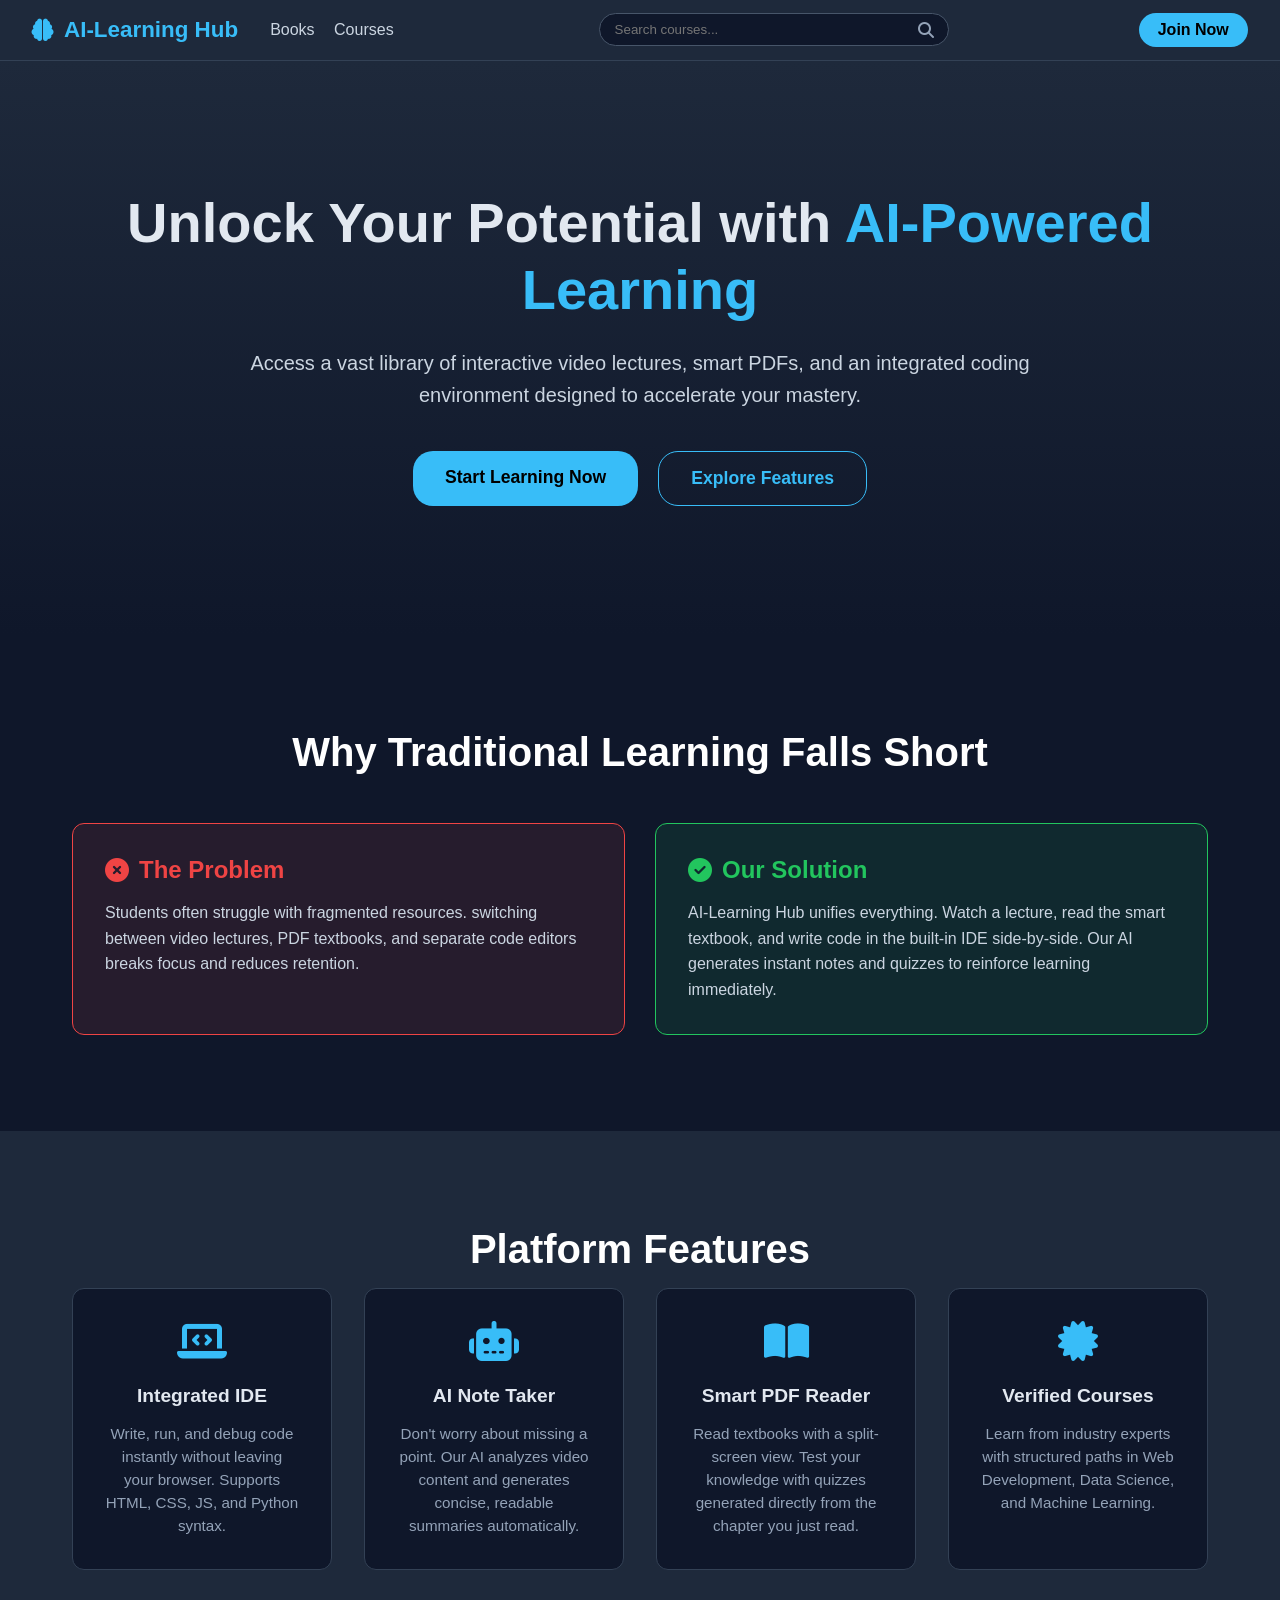
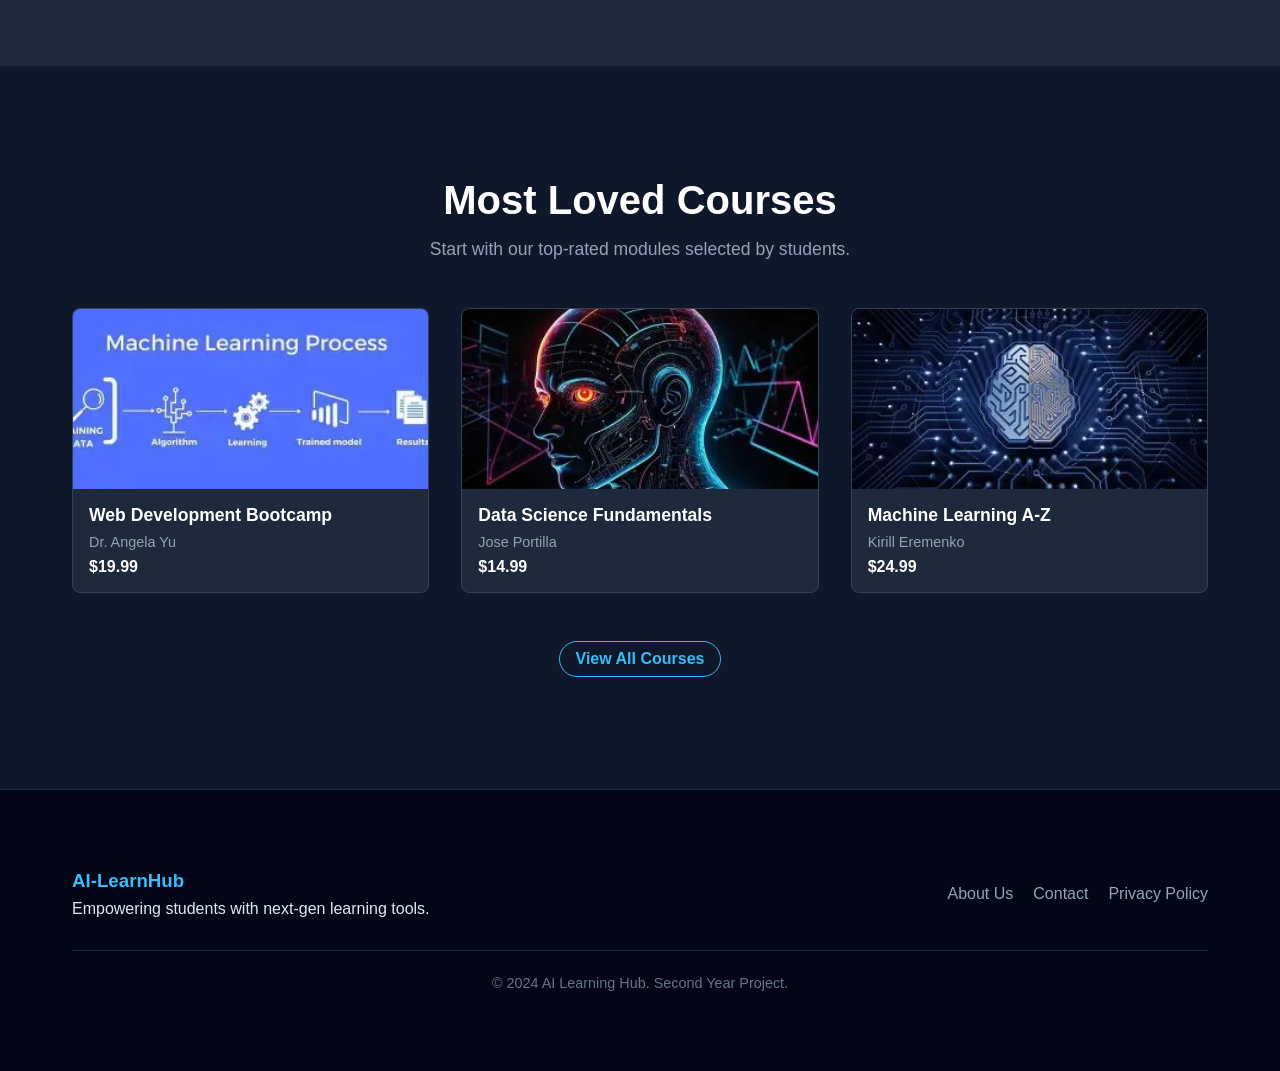
<file: ai powered learning hub/index.html>
<!DOCTYPE html>
<html lang="en">
<head>
    <meta charset="UTF-8">
    <meta name="viewport" content="width=device-width, initial-scale=1.0">
    <title>Home - AI Learning Hub</title>
    <link rel="stylesheet" href="style.css">
    <link rel="stylesheet" href="https://cdnjs.cloudflare.com/ajax/libs/font-awesome/6.4.0/css/all.min.css">
</head>
<body>
    <nav>
        <div class="nav-left">
            <a href="index.html" class="logo"><i class="fas fa-brain"></i> AI-Learning Hub</a>
            <div class="nav-links">
                <a href="books.html">Books</a>
                <a href="courses.html">Courses</a>
            </div>
        </div>

        <div class="search-container">
            <input type="text" id="global-search" placeholder="Search courses..." onkeypress="handleEnter(event)">
            <i class="fas fa-search search-icon"></i>
        </div>

        <div>
            <a href="auth.html" class="btn-primary">Join Now</a>
        </div>
    </nav>

    <div class="hero-section">
        <div class="container">
            <h1>Unlock Your Potential with <span class="highlight">AI-Powered Learning</span></h1>
            <p class="hero-subtext">
                Access a vast library of interactive video lectures, smart PDFs, and an integrated coding environment designed to accelerate your mastery.
            </p>
            <div class="hero-buttons">
                <a href="courses.html" class="btn-primary btn-large">Start Learning Now</a>
                <a href="#features" class="btn-secondary btn-large">Explore Features</a>
            </div>
        </div>
    </div>

    <section class="info-section">
        <div class="container">
            <h2 class="section-title">Why Traditional Learning Falls Short</h2>
            <div class="split-layout">
                <div class="info-card warning">
                    <h3><i class="fas fa-times-circle"></i> The Problem</h3>
                    <p>Students often struggle with fragmented resources. switching between video lectures, PDF textbooks, and separate code editors breaks focus and reduces retention.</p>
                </div>
                <div class="info-card success">
                    <h3><i class="fas fa-check-circle"></i> Our Solution</h3>
                    <p>AI-Learning Hub unifies everything. Watch a lecture, read the smart textbook, and write code in the built-in IDE side-by-side. Our AI generates instant notes and quizzes to reinforce learning immediately.</p>
                </div>
            </div>
        </div>
    </section>

    <section id="features" class="features-section">
        <div class="container">
            <h2 class="section-title">Platform Features</h2>
            <div class="features-grid">
                <div class="feature-box">
                    <i class="fas fa-laptop-code"></i>
                    <h3>Integrated IDE</h3>
                    <p>Write, run, and debug code instantly without leaving your browser. Supports HTML, CSS, JS, and Python syntax.</p>
                </div>
                <div class="feature-box">
                    <i class="fas fa-robot"></i>
                    <h3>AI Note Taker</h3>
                    <p>Don't worry about missing a point. Our AI analyzes video content and generates concise, readable summaries automatically.</p>
                </div>
                <div class="feature-box">
                    <i class="fas fa-book-open"></i>
                    <h3>Smart PDF Reader</h3>
                    <p>Read textbooks with a split-screen view. Test your knowledge with quizzes generated directly from the chapter you just read.</p>
                </div>
                <div class="feature-box">
                    <i class="fas fa-certificate"></i>
                    <h3>Verified Courses</h3>
                    <p>Learn from industry experts with structured paths in Web Development, Data Science, and Machine Learning.</p>
                </div>
            </div>
        </div>
    </section>

    <section class="courses-preview-section">
        <div class="container">
            <h2 class="section-title">Most Loved Courses</h2>
            <p class="section-subtitle">Start with our top-rated modules selected by students.</p>

            <div class="course-grid" id="featured-courses">
                </div>

            <div style="text-align: center; margin-top: 3rem;">
                <a href="courses.html" class="btn-secondary">View All Courses</a>
            </div>
        </div>
    </section>

    <footer>
        <div class="container">
            <div class="footer-content">
                <div class="footer-brand">
                    <h3>AI-LearnHub</h3>
                    <p>Empowering students with next-gen learning tools.</p>
                </div>
                <div class="footer-links">
                    <a href="#">About Us</a>
                    <a href="#">Contact</a>
                    <a href="#">Privacy Policy</a>
                </div>
            </div>
            <p class="copyright">&copy; 2024 AI Learning Hub. Second Year Project.</p>
        </div>
    </footer>

    <script src="data.js"></script>
    <script src="script.js"></script>
    <script>
        // Inline script to load featured courses specifically for Home Page
        document.addEventListener('DOMContentLoaded', () => {
            const container = document.getElementById('featured-courses');
            if(container && typeof mockData !== 'undefined') {
                // Show only first 3 courses
                const topCourses = mockData.courses.slice(0, 3);

                topCourses.forEach(course => {
                    const card = document.createElement('div');
                    card.className = 'course-card';
                    card.innerHTML = `
                        <img src="${course.thumbnail}" alt="${course.title}">
                        <div class="card-content">
                            <div class="card-title">${course.title}</div>
                            <div class="card-instructor">${course.instructor}</div>
                            <div class="card-price">${course.price}</div>
                        </div>
                    `;
                    card.onclick = () => window.location.href = 'courses.html';
                    container.appendChild(card);
                });
            }
        });
    </script>
</body>
</html>
</file>
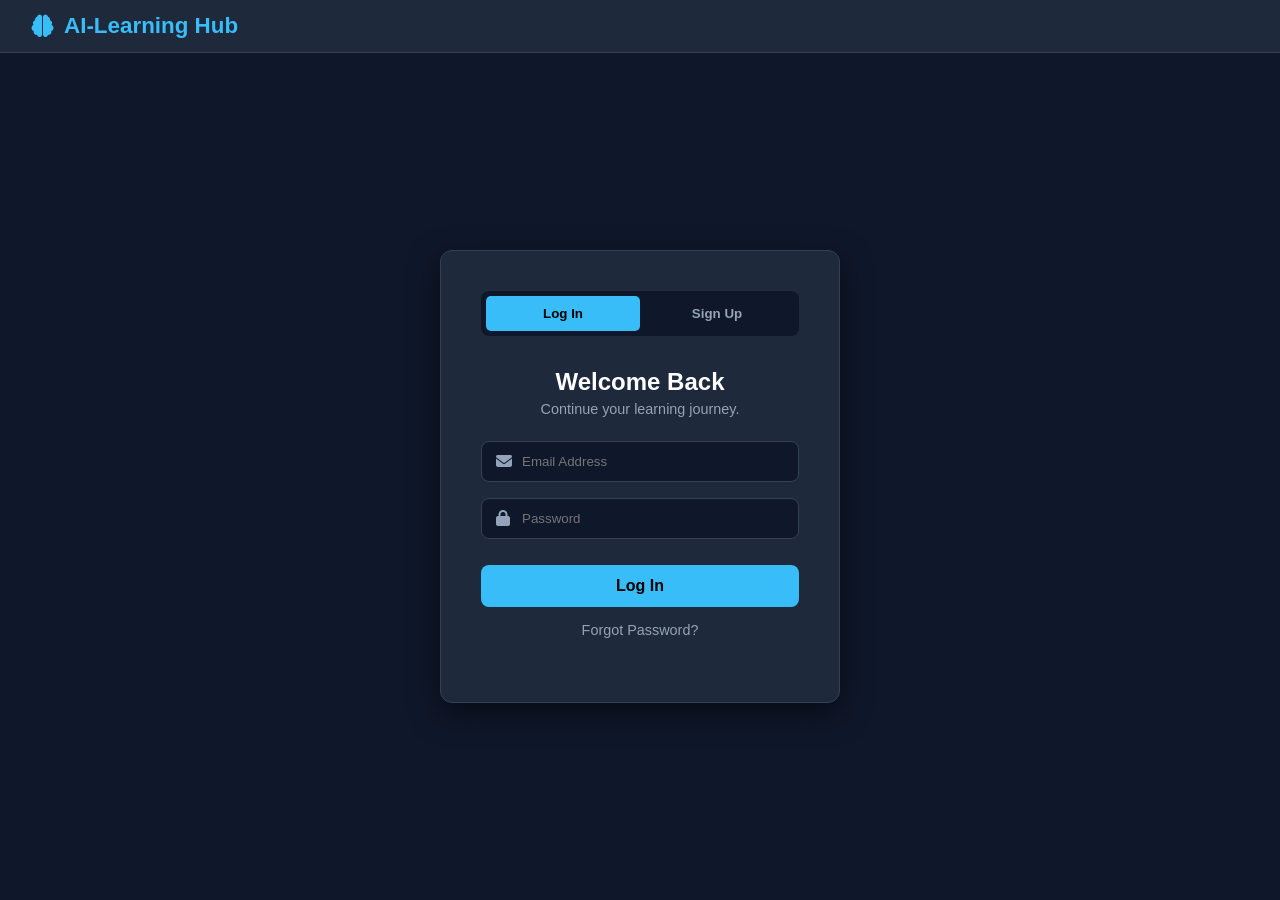
<file: ai powered learning hub/auth.html>
<!DOCTYPE html>
<html lang="en">
<head>
    <meta charset="UTF-8">
    <meta name="viewport" content="width=device-width, initial-scale=1.0">
    <title>Join Us - AI Learning Hub</title>
    <link rel="stylesheet" href="style.css">
    <link rel="stylesheet" href="https://cdnjs.cloudflare.com/ajax/libs/font-awesome/6.4.0/css/all.min.css">
</head>
<body class="auth-body">

    <nav>
        <div class="nav-left">
            <a href="index.html" class="logo"><i class="fas fa-brain"></i> AI-Learning Hub</a>
        </div>
    </nav>

    <div class="auth-wrapper">
        <div class="auth-container">
            <div class="auth-toggle">
                <button type="button" id="btn-login" class="toggle-btn active" onclick="toggleAuth('login')">Log In</button>
                <button type="button" id="btn-signup" class="toggle-btn" onclick="toggleAuth('signup')">Sign Up</button>
            </div>

            <form id="form-login" class="auth-form" onsubmit="handleAuth(event)">
                <h2>Welcome Back</h2>
                <p>Continue your learning journey.</p>

                <div class="input-group">
                    <i class="fas fa-envelope"></i>
                    <input type="email" placeholder="Email Address" required>
                </div>
                <div class="input-group">
                    <i class="fas fa-lock"></i>
                    <input type="password" placeholder="Password" required>
                </div>

                <button type="submit" class="btn-auth">Log In</button>
                <p class="forgot-pass">Forgot Password?</p>
            </form>

            <form id="form-signup" class="auth-form hidden" onsubmit="handleAuth(event)">
                <h2>Create Account</h2>
                <p>Join our community of learners.</p>

                <div class="input-group">
                    <i class="fas fa-user"></i>
                    <input type="text" placeholder="Full Name" required>
                </div>
                <div class="input-group">
                    <i class="fas fa-envelope"></i>
                    <input type="email" placeholder="Email Address" required>
                </div>
                <div class="input-group">
                    <i class="fas fa-lock"></i>
                    <input type="password" placeholder="Create Password" required>
                </div>

                <button type="submit" class="btn-auth">Sign Up</button>
            </form>
        </div>
    </div>

    <script src="data.js"></script>
    <script src="script.js"></script>
</body>
</html>
</file>
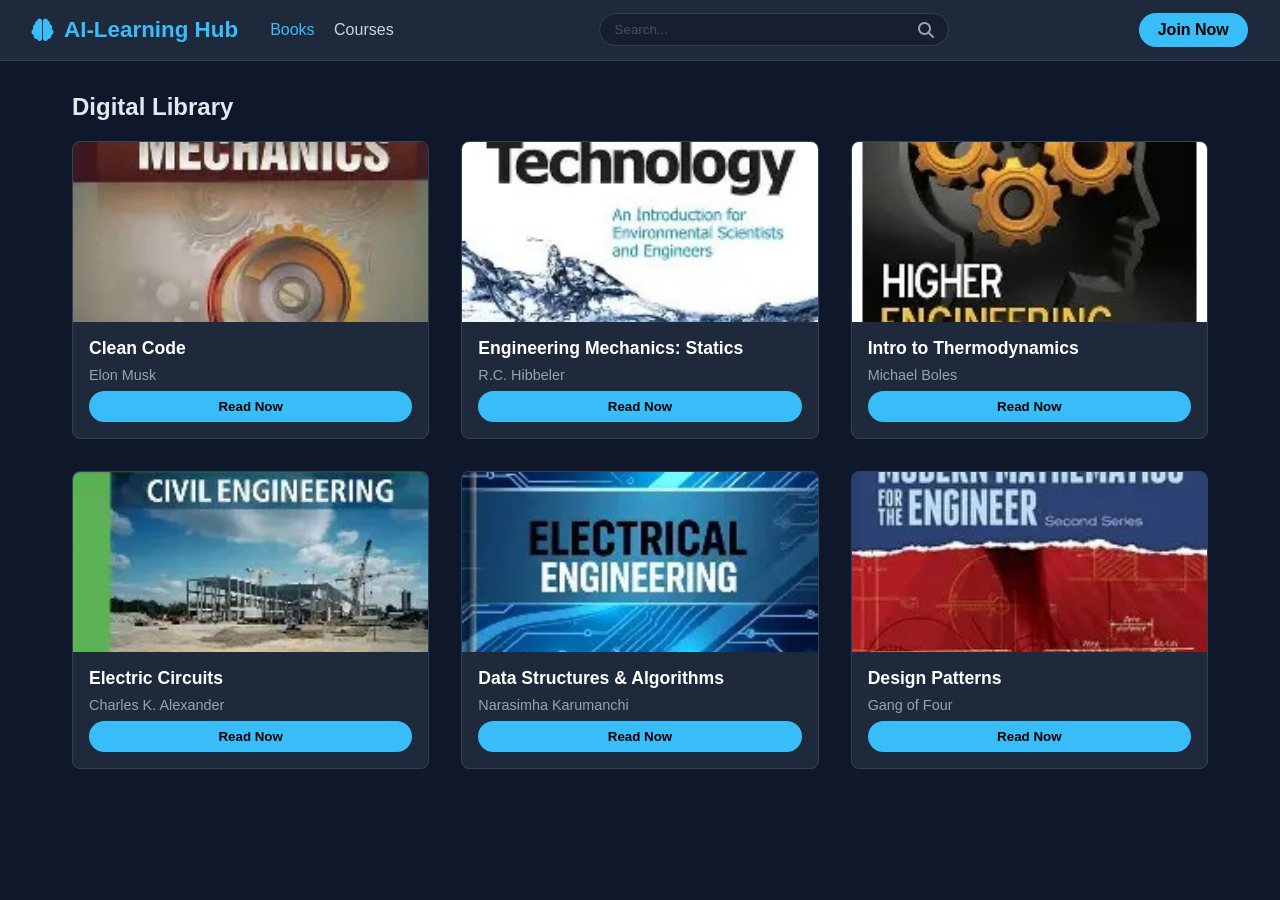
<file: ai powered learning hub/books.html>
<!DOCTYPE html>
<html lang="en">
<head>
    <meta charset="UTF-8">
    <meta name="viewport" content="width=device-width, initial-scale=1.0">
    <title>Books - AI Learning Hub</title>
    <link rel="stylesheet" href="style.css">
    <link rel="stylesheet" href="https://cdnjs.cloudflare.com/ajax/libs/font-awesome/6.4.0/css/all.min.css">
</head>
<body>
    <nav>
        <div class="nav-left">
            <a href="index.html" class="logo"><i class="fas fa-brain"></i> AI-Learning Hub</a>
            <div class="nav-links">
                <a href="books.html" class="active">Books</a>
                <a href="courses.html">Courses</a>
            </div>
        </div>

        <div class="search-container">
            <input type="text" placeholder="Search..." disabled style="opacity: 0.5; cursor: not-allowed;">
            <i class="fas fa-search search-icon"></i>
        </div>

        <div>
            <a href="auth.html" class="btn-primary">Join Now</a>
        </div>
    </nav>

    <div class="container">

        <div id="book-list-view">
            <h2 style="margin-bottom: 20px;">Digital Library</h2>
            <div class="course-grid" id="books-container">
                </div>
        </div>

        <div id="book-reader-view" class="hidden">
            <button onclick="closeBookReader()" class="btn-secondary" style="margin-bottom: 15px;">← Back to Library</button>

            <div class="reader-layout">
                <div class="pdf-panel">
                    <iframe id="pdf-viewer" src="" width="100%" height="100%"></iframe>
                </div>

                <div class="quiz-panel-right">
                    <h3>Chapter Quiz</h3>
                    <p style="color: #94a3b8; font-size: 0.9rem; margin-bottom: 20px;">Test your knowledge based on this book.</p>

                    <div id="book-quiz-container">
                        </div>

                    <button onclick="checkBookQuiz()" class="btn-primary" style="margin-top: 15px; width: 100%;">Submit Answers</button>
                    <p id="book-quiz-result" style="margin-top: 15px; font-weight: bold; text-align: center;"></p>
                </div>
            </div>
        </div>

    </div>

    <script src="data.js"></script>
    <script src="script.js"></script>
</body>
</html>
</file>
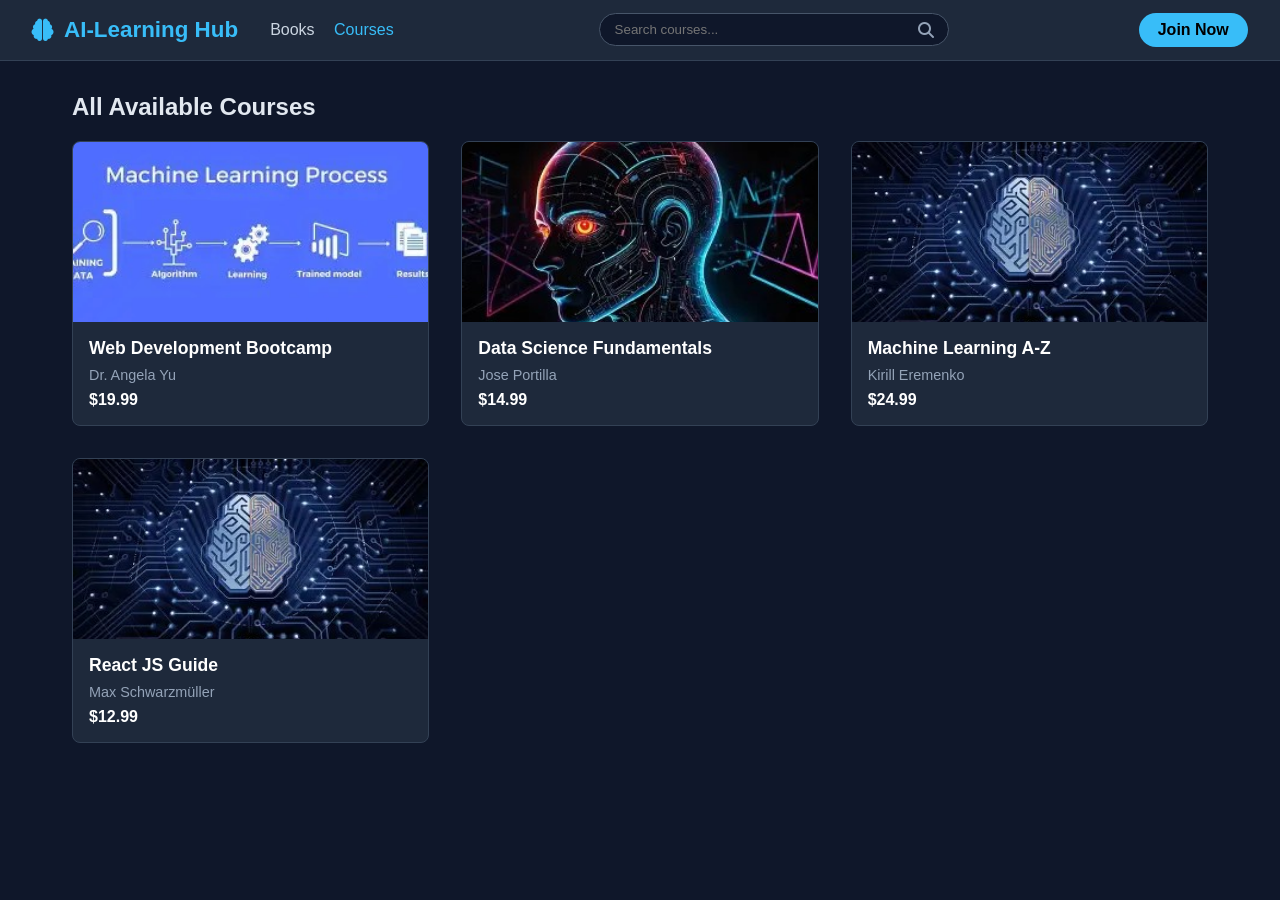
<file: ai powered learning hub/courses.html>
<!DOCTYPE html>
<html lang="en">
<head>
    <meta charset="UTF-8">
    <meta name="viewport" content="width=device-width, initial-scale=1.0">
    <title>Courses - AI Learning Hub</title>
    <link rel="stylesheet" href="style.css">
    <link rel="stylesheet" href="https://cdnjs.cloudflare.com/ajax/libs/font-awesome/6.4.0/css/all.min.css">
</head>
<body>
    <nav>
        <div class="nav-left">
            <a href="index.html" class="logo"><i class="fas fa-brain"></i> AI-Learning Hub</a>
            <div class="nav-links">
                <a href="books.html">Books</a>
                <a href="courses.html" class="active">Courses</a>
            </div>
        </div>

        <div class="search-container">
            <input type="text" id="global-search" placeholder="Search courses..." onkeyup="liveSearch()">
            <i class="fas fa-search search-icon"></i>
        </div>

        <div>
            <a href="auth.html" class="btn-primary">Join Now</a>
        </div>
    </nav>

    <div class="container">

        <div id="course-list-view">
            <h2 style="margin-bottom: 20px;">All Available Courses</h2>
            <div class="course-grid" id="course-container">
                </div>
        </div>

        <div id="classroom-view" class="hidden">
            <button onclick="closeClassroom()" class="btn-secondary" style="margin-bottom: 15px;">← Back to Courses</button>

            <div class="classroom-layout">
                <div class="main-content">
                    <div class="video-wrapper">
                        <video id="video-player" controls width="100%">
                            <source src="" type="video/mp4">
                        </video>
                    </div>

                    <div class="classroom-tabs">
                        <button onclick="switchTab('notes')" id="btn-notes" class="tab-btn active">AI Notes</button>
                        <button onclick="switchTab('quiz')" id="btn-quiz" class="tab-btn">Quiz</button>
                    </div>

                    <div id="tab-notes" class="tab-content">
                        <h3>AI Generated Summary</h3>
                        <p>This lecture covers the core fundamentals. The AI has extracted the following key points:</p>
                        <ul style="margin-left: 20px; margin-top: 10px; color: #cbd5e1;">
                            <li>Introduction to the topic concepts.</li>
                            <li>Real-world application examples.</li>
                            <li>Best practices and optimization techniques.</li>
                        </ul>
                    </div>

                    <div id="tab-quiz" class="tab-content hidden">
                        <h3>Lesson Quiz</h3>
                        <div id="quiz-container"></div>
                        <button onclick="checkQuiz()" class="btn-primary" style="margin-top: 15px;">Submit Answers</button>
                        <p id="quiz-result" style="margin-top: 10px; font-weight: bold;"></p>
                    </div>
                </div>

                <div class="editor-panel">
                    <div class="editor-header">
                        <span>Code Editor</span>
                        <button onclick="runCode()" class="btn-primary" style="padding: 2px 10px; font-size: 0.8rem;">Run</button>
                    </div>
                    <textarea id="code-editor" spellcheck="false"></textarea>

                    <div class="console-wrapper">
                        <div class="console-label">Output:</div>
                        <div class="console-output" id="output"></div>
                    </div>
                </div>
            </div>
        </div>

    </div>

    <script src="data.js"></script>
    <script src="script.js"></script>
</body>
</html>
</file>
<file: ai powered learning hub/style.css>
/* General & Reset */
* { margin: 0; padding: 0; box-sizing: border-box; font-family: 'Segoe UI', sans-serif; scroll-behavior: smooth; }
body { background-color: #0f172a; color: #e2e8f0; display: flex; flex-direction: column; min-height: 100vh; }

/* Navigation */
nav {
    display: flex; justify-content: space-between; align-items: center;
    padding: 0.8rem 2rem; background: #1e293b; border-bottom: 1px solid #334155;
    position: sticky; top: 0; z-index: 1000;
}
.nav-left { display: flex; align-items: center; gap: 2rem; }
.logo { font-size: 1.4rem; font-weight: bold; color: #38bdf8; text-decoration: none; display: flex; align-items: center; gap: 10px; }
.nav-links a { color: #cbd5e1; text-decoration: none; font-weight: 500; transition: 0.3s; margin-right: 15px; }
.nav-links a:hover, .nav-links a.active { color: #38bdf8; }

/* SEARCH BAR */
.search-container { position: relative; width: 350px; }
.search-container input {
    width: 100%; padding: 8px 35px 8px 15px; border-radius: 20px;
    border: 1px solid #475569; background: #0f172a; color: white; outline: none;
}
.search-container input:focus { border-color: #38bdf8; }
.search-icon { position: absolute; right: 15px; top: 50%; transform: translateY(-50%); color: #94a3b8; }

/* NAV BUTTONS */
.btn-primary { background: #38bdf8; border: none; padding: 0.5rem 1.2rem; color: #000; cursor: pointer; border-radius: 20px; font-weight: bold; text-decoration: none; transition: 0.3s; display: inline-block;}
.btn-primary:hover { background: #0ea5e9; box-shadow: 0 0 10px rgba(56, 189, 248, 0.4); }
.btn-secondary { background: transparent; border: 1px solid #38bdf8; color: #38bdf8; padding: 0.5rem 1rem; cursor: pointer; border-radius: 20px; font-weight: bold; text-decoration: none; display: inline-block;}
.btn-secondary:hover { background: rgba(56, 189, 248, 0.1); }
.btn-large { padding: 1rem 2rem; font-size: 1.1rem; }

/* --- SECTIONS LAYOUT --- */
.container { padding: 2rem; max-width: 1200px; margin: 0 auto; width: 100%; }
.section-title { font-size: 2.5rem; margin-bottom: 1rem; text-align: center; color: white; }
.section-subtitle { text-align: center; color: #94a3b8; margin-bottom: 3rem; font-size: 1.1rem; }

/* 1. HERO SECTION */
.hero-section {
    text-align: center;
    padding: 6rem 1rem;
    background: linear-gradient(180deg, #1e293b 0%, #0f172a 100%);
}
.hero-section h1 { font-size: 3.5rem; margin-bottom: 1.5rem; line-height: 1.2; }
.hero-subtext { font-size: 1.25rem; color: #cbd5e1; max-width: 800px; margin: 0 auto 2.5rem auto; line-height: 1.6; }
.highlight { color: #38bdf8; }
.hero-buttons { display: flex; gap: 20px; justify-content: center; }

/* 2. PROBLEM & SOLUTION */
.info-section { padding: 4rem 0; background-color: #0f172a; }
.split-layout { display: flex; gap: 30px; margin-top: 3rem; flex-wrap: wrap; }
.info-card {
    flex: 1; min-width: 300px; padding: 2rem; border-radius: 12px;
    border: 1px solid #334155; transition: 0.3s;
}
.info-card h3 { font-size: 1.5rem; margin-bottom: 1rem; display: flex; align-items: center; gap: 10px; }
.info-card p { line-height: 1.6; color: #cbd5e1; }
.warning { background: rgba(239, 68, 68, 0.1); border-color: #ef4444; }
.warning h3 { color: #ef4444; }
.success { background: rgba(34, 197, 94, 0.1); border-color: #22c55e; }
.success h3 { color: #22c55e; }

/* 3. FEATURES */
.features-section { padding: 4rem 0; background-color: #1e293b; }
.features-grid { display: grid; grid-template-columns: repeat(auto-fit, minmax(250px, 1fr)); gap: 2rem; }
.feature-box {
    background: #0f172a; padding: 2rem; border-radius: 12px;
    text-align: center; border: 1px solid #334155; transition: 0.3s;
}
.feature-box:hover { transform: translateY(-5px); border-color: #38bdf8; }
.feature-box i { font-size: 2.5rem; color: #38bdf8; margin-bottom: 1.5rem; }
.feature-box h3 { margin-bottom: 1rem; font-size: 1.2rem; }
.feature-box p { color: #94a3b8; font-size: 0.95rem; line-height: 1.5; }

/* 4. COURSES PREVIEW */
.courses-preview-section { padding: 5rem 0; }

/* CARDS (Shared) */
.course-grid { display: grid; grid-template-columns: repeat(auto-fill, minmax(280px, 1fr)); gap: 2rem; }
.course-card { background: #1e293b; border-radius: 8px; overflow: hidden; border: 1px solid #334155; transition: 0.3s; cursor: pointer; display: flex; flex-direction: column; }
.course-card:hover { transform: translateY(-5px); box-shadow: 0 10px 20px rgba(0,0,0,0.3); }
.course-card img { width: 100%; height: 180px; object-fit: cover; background-color: #334155; }
.card-content { padding: 1rem; flex: 1; display: flex; flex-direction: column; }
.card-title { font-size: 1.1rem; font-weight: bold; margin-bottom: 0.5rem; color: #fff; }
.card-instructor { font-size: 0.9rem; color: #94a3b8; margin-bottom: 0.5rem; }
.card-price { margin-top: auto; display: flex; align-items: center; gap: 10px; font-weight: bold; color: white; }

/* FOOTER */
footer { background: #020617; padding: 3rem 0; margin-top: auto; border-top: 1px solid #1e293b; }
.footer-content { display: flex; justify-content: space-between; align-items: center; margin-bottom: 2rem; flex-wrap: wrap; gap: 20px; }
.footer-brand h3 { color: #38bdf8; margin-bottom: 0.5rem; }
.footer-links { display: flex; gap: 20px; }
.footer-links a { color: #94a3b8; text-decoration: none; transition: 0.3s; }
.footer-links a:hover { color: #fff; }
.copyright { text-align: center; color: #64748b; font-size: 0.9rem; border-top: 1px solid #1e293b; padding-top: 1.5rem; }

/* --- OTHER PAGES LAYOUTS (Kept for compatibility) --- */
.reader-layout { display: flex; gap: 20px; height: 80vh; margin-top: 10px; }
.pdf-panel { flex: 2; background: #000; border-radius: 8px; overflow: hidden; border: 1px solid #334155; }
.quiz-panel-right { flex: 1; background: #1e293b; padding: 20px; border-radius: 8px; border: 1px solid #334155; overflow-y: auto; display: flex; flex-direction: column; }
.question-block { margin-bottom: 15px; padding-bottom: 15px; border-bottom: 1px solid #334155; }
.question-block p { margin-bottom: 10px; font-weight: bold; }
.question-block label { display: block; margin-bottom: 5px; cursor: pointer; color: #cbd5e1; }
.hidden { display: none !important; }
.classroom-layout { display: flex; gap: 20px; min-height: 80vh; margin-top: 10px; }
.main-content { flex: 2; display: flex; flex-direction: column; }
.classroom-tabs { display: flex; gap: 10px; margin: 15px 0; border-bottom: 1px solid #334155; padding-bottom: 10px; }
.tab-btn { background: transparent; border: none; color: #94a3b8; font-size: 1rem; padding: 5px 15px; cursor: pointer; font-weight: bold; }
.tab-btn.active { color: #38bdf8; border-bottom: 2px solid #38bdf8; }
.tab-content { background: #1e293b; padding: 20px; border-radius: 8px; border: 1px solid #334155; }
.editor-panel { flex: 1; background: #1e293b; display: flex; flex-direction: column; border-radius: 8px; overflow: hidden; border: 1px solid #334155; height: fit-content; min-height: 500px; }
.editor-header { background: #334155; padding: 10px; display: flex; justify-content: space-between; align-items: center; }
#code-editor { flex: 1; background: #0f172a; color: #a5b4fc; border: none; padding: 1rem; resize: none; font-family: monospace; outline: none; min-height: 300px; }
.console-wrapper { border-top: 1px solid #334155; background: #000; display: flex; flex-direction: column; height: 200px; }
.console-label { background: #334155; color: #cbd5e1; font-size: 0.8rem; padding: 2px 10px; }
.console-output { padding: 10px; font-family: monospace; overflow-y: auto; flex: 1; color: #22c55e; }
.video-wrapper { background: #000; border-radius: 8px; overflow: hidden; }
.auth-wrapper { flex: 1; display: flex; justify-content: center; align-items: center; padding: 2rem; }
.auth-container { background: #1e293b; padding: 2.5rem; border-radius: 12px; border: 1px solid #334155; width: 100%; max-width: 400px; box-shadow: 0 10px 30px rgba(0,0,0,0.5); }
.auth-toggle { display: flex; background: #0f172a; border-radius: 8px; padding: 5px; margin-bottom: 2rem; }
.toggle-btn { flex: 1; padding: 10px; border: none; background: transparent; color: #94a3b8; cursor: pointer; font-weight: bold; border-radius: 5px; transition: 0.3s; }
.toggle-btn.active { background: #38bdf8; color: #000; }
.auth-form h2 { color: white; margin-bottom: 5px; text-align: center; }
.auth-form p { color: #94a3b8; text-align: center; margin-bottom: 1.5rem; font-size: 0.9rem; }
.input-group { position: relative; margin-bottom: 1rem; }
.input-group i { position: absolute; left: 15px; top: 50%; transform: translateY(-50%); color: #94a3b8; }
.input-group input { width: 100%; padding: 12px 12px 12px 40px; background: #0f172a; border: 1px solid #334155; border-radius: 8px; color: white; outline: none; transition: 0.3s; }
.input-group input:focus { border-color: #38bdf8; }
.btn-auth { width: 100%; padding: 12px; background: #38bdf8; border: none; border-radius: 8px; color: #000; font-weight: bold; font-size: 1rem; cursor: pointer; margin-top: 10px; transition: 0.3s; }
.btn-auth:hover { background: #0ea5e9; }
.forgot-pass { margin-top: 15px; cursor: pointer; color: #64748b; font-size: 0.8rem; transition: 0.3s; }
.forgot-pass:hover { color: #38bdf8; }
</file>
